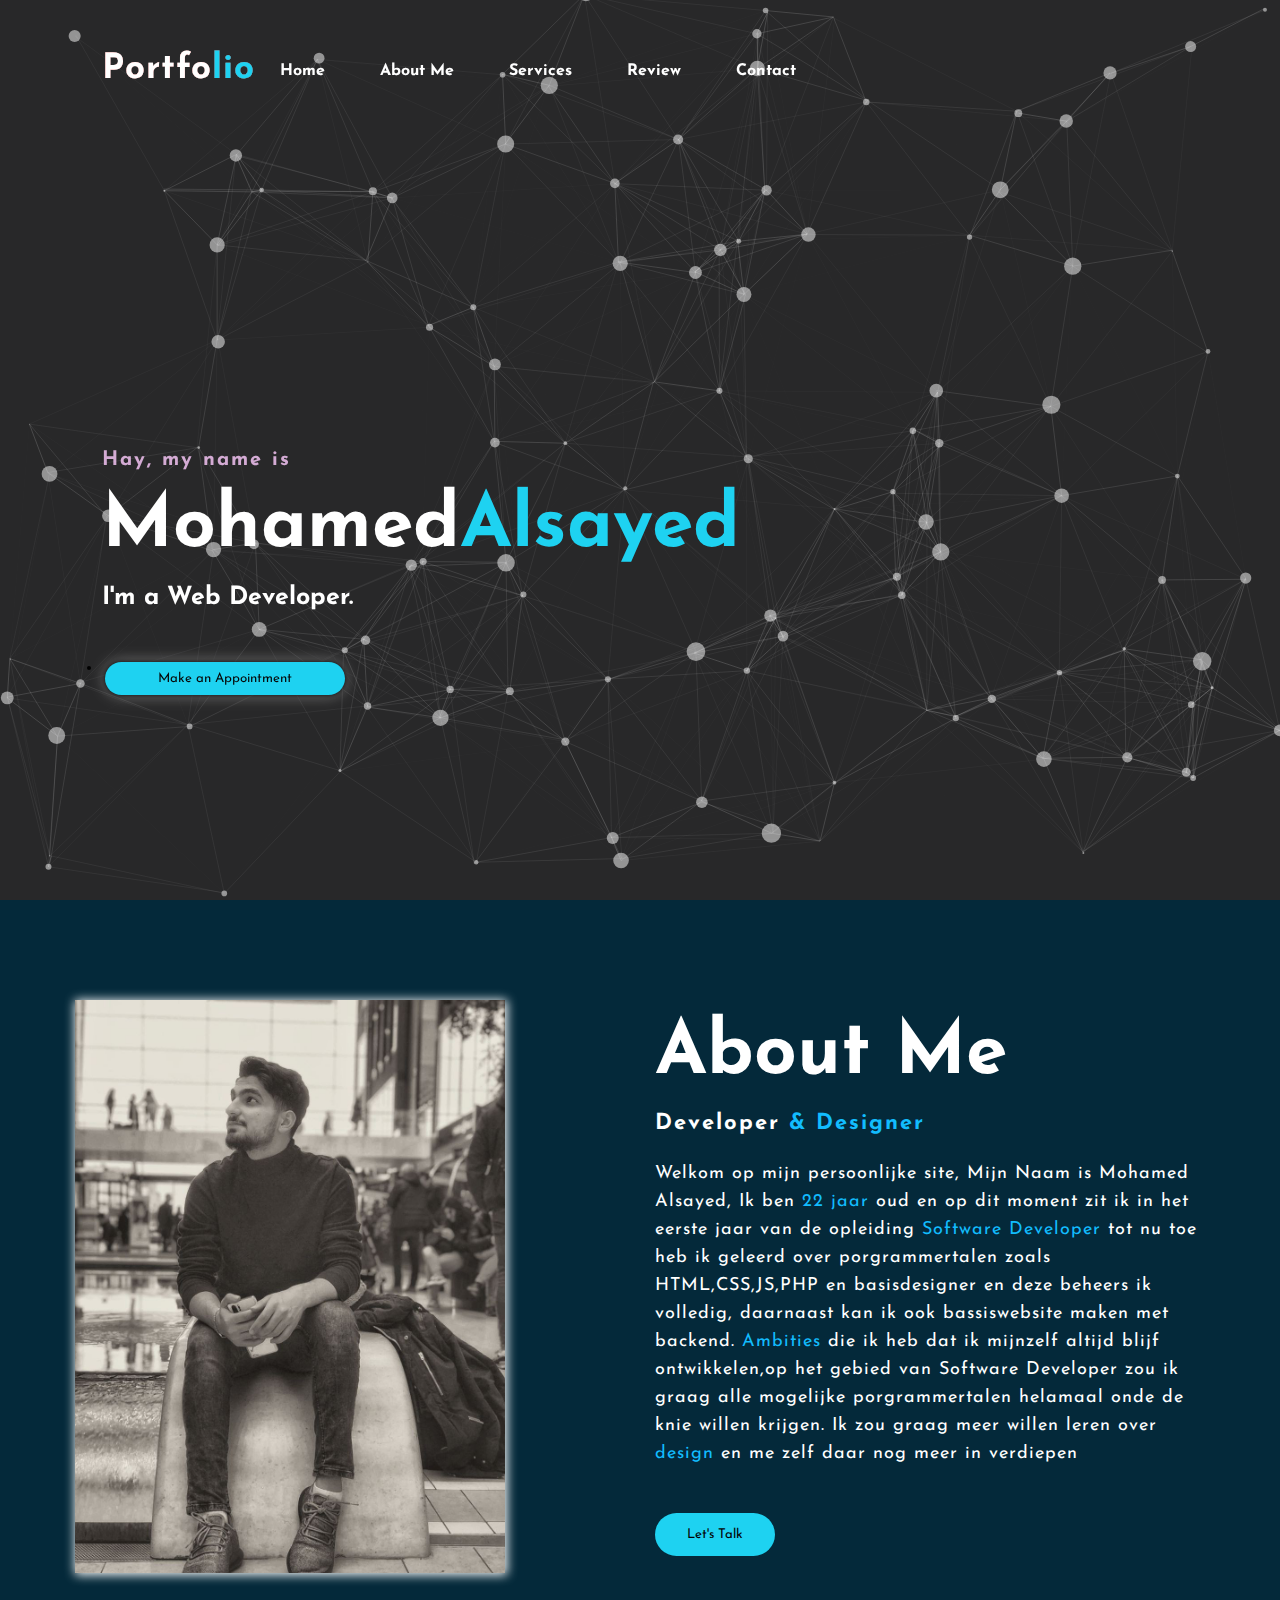
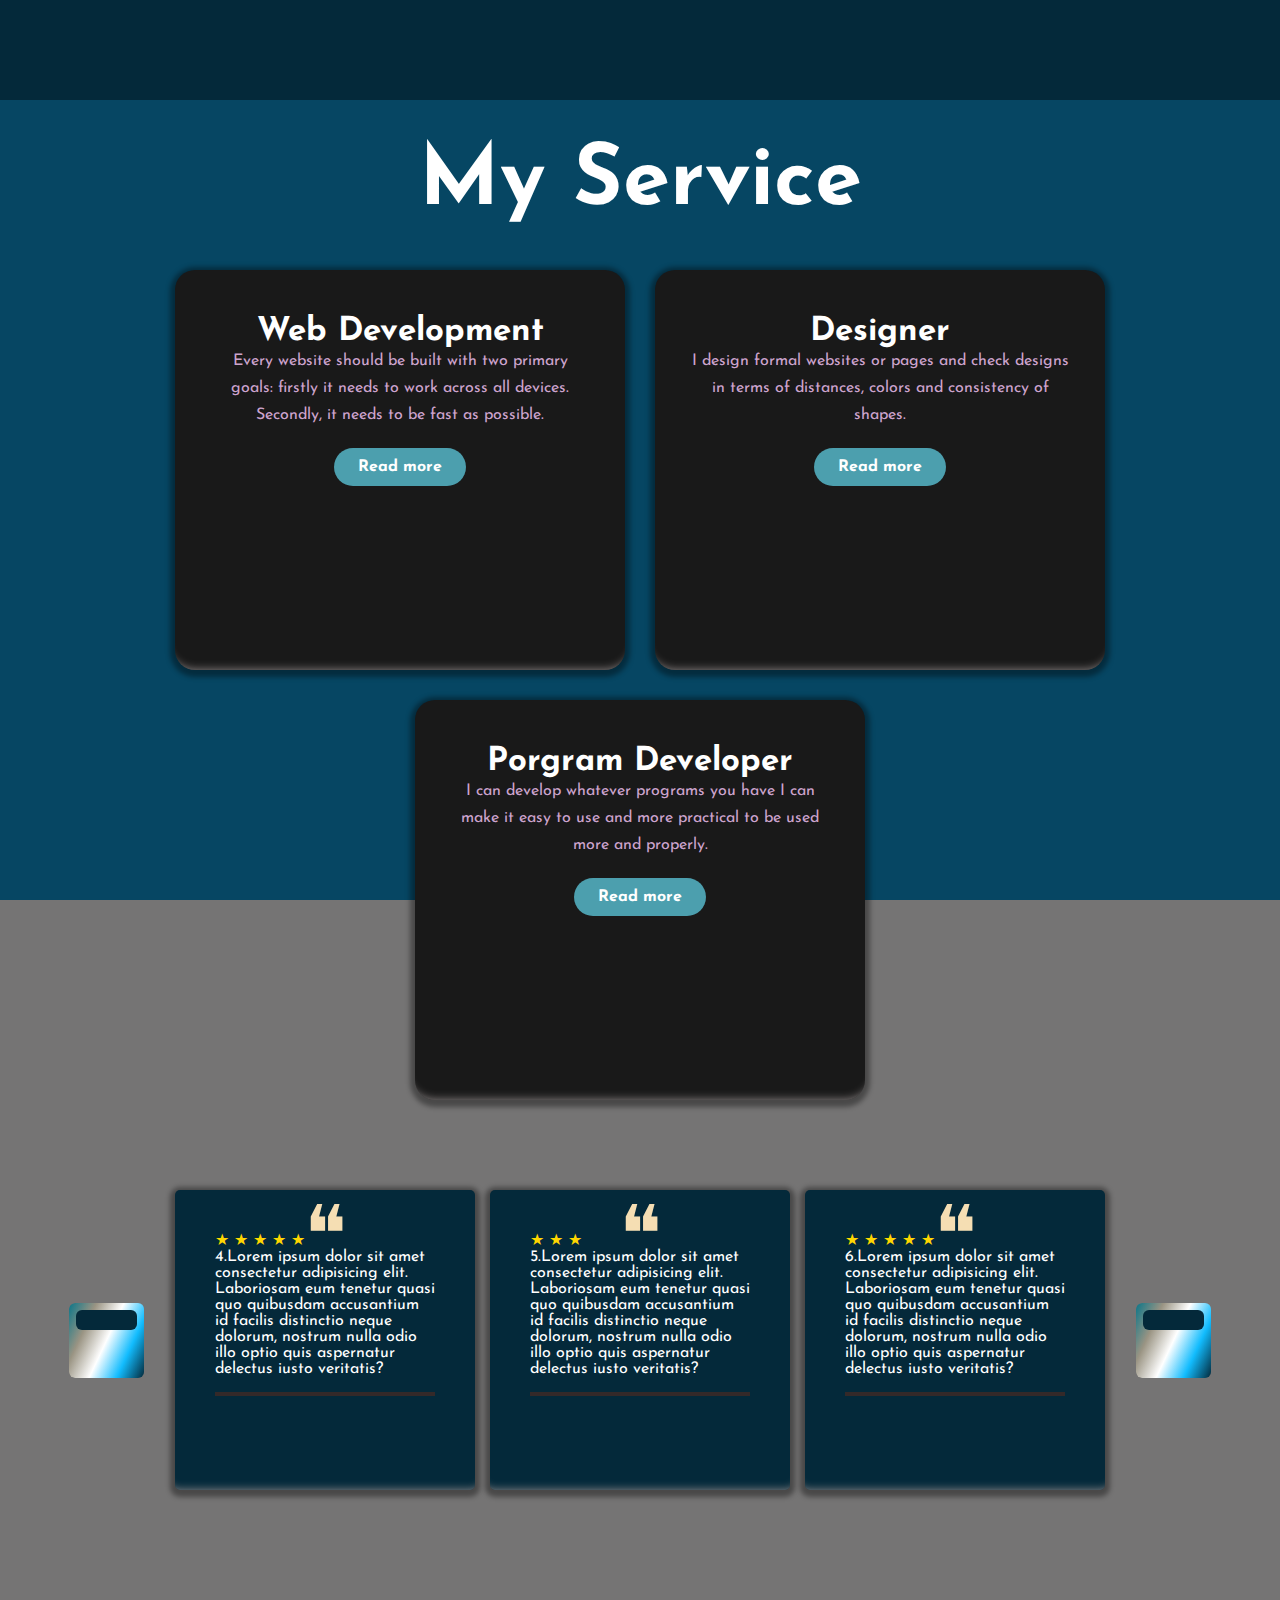
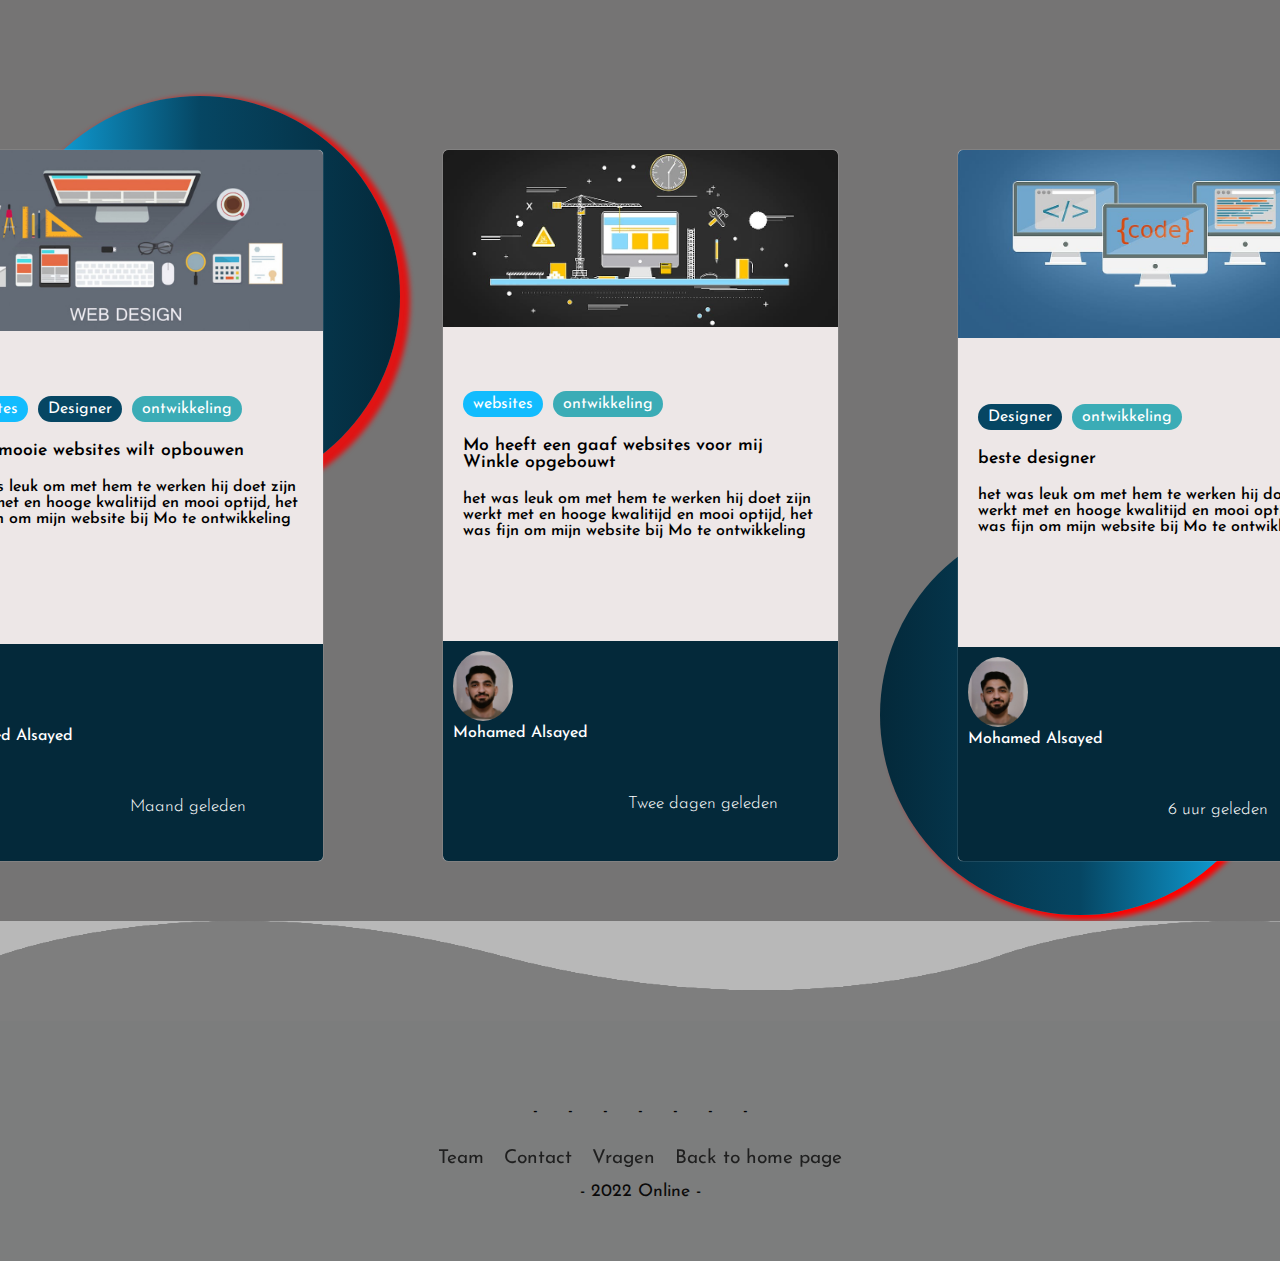
<file: index.html>
<!DOCTYPE html>
<html lang="nl">

<head>
    <meta charset="UTF-8">
    <meta http-equiv="X-UA-Compatible" content="IE=edge">
    <meta name="viewport" content="width=device-width, initial-scale=1.0">
    <title>Portofolio Mohamed Alsayed</title>
    <link rel="stylesheet" type="text/css" href="css/style.css">
    <script src="js/script.js" defer></script>
    <script src="js/text1speech.js" defer></script>


    <link rel="preconnect" href="https://fonts.gstatic.com">
    <link rel="stylesheet" href="https://cdnjs.cloudflare.com/ajax/libs/font-awesome/6.1.1/css/all.min.css"
        integrity="sha512-KfkfwYDsLkIlwQp6LFnl8zNdLGxu9YAA1QvwINks4PhcElQSvqcyVLLD9aMhXd13uQjoXtEKNosOWaZqXgel0g=="
        crossorigin="anonymous" referrerpolicy="no-referrer" />


</head>

<body>

    <!---Hero Article Start---->
    <article class="hero" id="particles-js">
        <script type="text/javascript" src="/js/particles.js"></script>
        <script type="text/javascript" src="/js/app.js"></script>
        <nav>
            <h2 class="logo">Portfo<span class="knop">lio</span></h2>
            <ul>
                <li><a href="#">Home</a></li>
                <li><a href="#about">About Me</a></li>
                <li><a href="#service">Services</a></li>
                <li><a href="#review">Review</a></li>
                <li><a href="#footer">Contact</a></li>
                <li class="menu--home"><a href="/menu/menu.html" class="fa-solid fa-bars"></a></li>
            </ul>
        </nav>
        <ul class="content">
            <h4>Hay, my name is</h4>
            <h1>Mohamed<span class="knop">Alsayed</span></h1>
            <h3>I'm a Web Developer.</h3>
            <li class="newslatter">
                <form action= "./php/index.php">
                    <input type="submit" name="make an Appointment" value="Make an Appointment"></a>
                </form>
            </li>
        </ul>
    </article>
    <!---About section start-->
    <section id="about" class="about">
        <ul class="main">
            <img src="img/foto2.jpg" alt="" srcset="">
            <ul class="about-text">
                <h2>About Me</h2>
                <h5>Developer <span class="knop2">& Designer</span></h5>
                <p> Welkom op mijn persoonlijke site,
                    Mijn Naam is Mohamed Alsayed, Ik ben <span class="knop2">22 jaar</span> oud en op dit moment 
                    zit ik in het eerste jaar van de opleiding <span class="knop2">Software Developer</span>
                    tot nu toe heb ik geleerd over porgrammertalen zoals HTML,CSS,JS,PHP en basisdesigner 
                    en deze beheers ik volledig, daarnaast kan ik ook bassiswebsite maken met backend.
                    <span class="knop2">Ambities</span> die ik heb dat ik mijnzelf altijd blijf ontwikkelen,op het gebied van Software
                    Developer zou ik graag alle mogelijke porgrammertalen helamaal onde de knie willen krijgen.
                    Ik zou graag meer willen leren over <span class="knop2">design</span> en me zelf daar nog meer in verdiepen
                    
                </p>
                <button class="talk" type="button">Let's Talk</button>
            </ul>
        </ul>
    </section>
    <!--service section start-->
    <ul id="service" class="service">
        <ul class="title">
            <h2>My Service</h2>
        </ul>
        <ul class="box">
            <ul class="card">
                <i class="fa-solid fa-chart-simple"></i>
                <h5>Web Development</h5>
                <ul class="pra">
                    <p>Every website should be built with two primary goals:
                        firstly it needs to work across all devices.
                        Secondly, it needs to be fast as possible.</p>

                    <p style="text-align: center;">
                        <a class="button" href="/service/web.html">Read more</a>
                    </p>
                </ul>
            </ul>
            <ul class="card">
                <i class="fa-solid fa-user"></i>
                <h5>Designer</h5>
                <ul class="pra">
                    <p>I design formal websites or pages and check designs in terms
                        of distances, colors and consistency of shapes.</p>

                    <p style="text-align: center;">
                        <a class="button" href="/service/designer.html">Read more</a>
                    </p>
                </ul>
            </ul>
            <ul class="card">
                <i class="fa-solid fa-bell"></i>
                <h5>Porgram Developer</h5>
                <ul class="pra">
                    <p>I can develop whatever programs you have I can make
                        it easy to use and more practical to be used more and properly.</p>

                    <p style="text-align: center;">
                        <a class="button" href="/service/programs.html">Read more</a>
                    </p>
                </ul>
            </ul>

        </ul>
    </ul>

    <!------REVIEW Start------->
    <h2 id="review" class="review--titel">Review</h2>
    <section class="section section--third">
        <a href="#reviews" class="arrow">
            <span class="rgb"><i class="fa-solid fa-circle-chevron-left"></i></span></a>
        <ui class="reviews">
            <li class="review">
                <figure class="quote">
                    &#10077;
                </figure>
                <section class="stars">
                    &#9733;
                    &#9733;
                    &#9733;
                </section>
                <p>Lorem ipsum dolor sit amet consectetur adipisicing elit.
                    Debitis voluptate consequuntur tempora cumque eaque obcaecati
                    porro! Deleniti, inventore adipisci quis veritatis mollitia possimus voluptate
                    et perferendis quaerat molesti.
                </p>
            </li>
            <li class="review">
                <figure class="quote">
                    &#10077;
                </figure>
                <section class="stars">
                    &#9733;
                    &#9733;
                    &#9733;
                    &#9733;
                </section>
                <p>2.Lorem ipsum dolor sit amet consectetur adipisicing elit. Laboriosam eum
                    tenetur quasi quo quibusdam accusantium id facilis distinctio neque dolorum,
                    nostrum nulla odio illo optio quis aspernatur delectus iusto veritatis?
                </p>
            </li>
            <li class="review">
                <figure class="quote">
                    &#10077;
                </figure>
                <section class="stars">
                    &#9733;
                    &#9733;
                    &#9733;
                    &#9733;
                </section>
                <p>3.Lorem ipsum dolor sit amet consectetur adipisicing elit. Laboriosam eum
                    tenetur quasi quo quibusdam accusantium id facilis distinctio neque dolorum,
                    nostrum nulla odio illo optio quis aspernatur delectus iusto veritatis?
                </p>
            </li>
            <li class="review">
                <figure class="quote">
                    &#10077;
                </figure>
                <section class="stars">
                    &#9733;
                    &#9733;
                    &#9733;
                    &#9733;
                    &#9733;
                </section>
                <p>4.Lorem ipsum dolor sit amet consectetur adipisicing elit. Laboriosam eum
                    tenetur quasi quo quibusdam accusantium id facilis distinctio neque dolorum,
                    nostrum nulla odio illo optio quis aspernatur delectus iusto veritatis?
                </p>
            </li>
            <li class="review">
                <figure class="quote">
                    &#10077;
                </figure>
                <section class="stars">
                    &#9733;
                    &#9733;
                    &#9733;
                </section>
                <p>5.Lorem ipsum dolor sit amet consectetur adipisicing elit. Laboriosam eum
                    tenetur quasi quo quibusdam accusantium id facilis distinctio neque dolorum,
                    nostrum nulla odio illo optio quis aspernatur delectus iusto veritatis?
                </p>
            </li>
            <li class="review">
                <figure class="quote">
                    &#10077;
                </figure>
                <section class="stars">
                    &#9733;
                    &#9733;
                    &#9733;
                    &#9733;
                    &#9733;
                </section>
                <p>6.Lorem ipsum dolor sit amet consectetur adipisicing elit. Laboriosam eum
                    tenetur quasi quo quibusdam accusantium id facilis distinctio neque dolorum,
                    nostrum nulla odio illo optio quis aspernatur delectus iusto veritatis?
                </p>
            </li>
        </ui>
        <a href="#reviews" class="arrow">
            <span class="rgb"><i class="fa-solid fa-circle-chevron-right"></i></i></span></i>
        </a>
    </section>





    <!------Kaartje------->

    <section class="card--review--body">
        <Figure class="circle circle--first"></Figure>
        <Figure class="circle circle--second"></Figure>
        <article class="card--review">
            <figure class="card--figure">
                <img src="/img/foto6.jpeg" alt="web desiner">
            </figure>
            <section class="card--body">
                <ul class="card--categoriers">
                    <li class="card--category card--category--websites">websites</li>
                    <li class="card--category card--category--Designer">Designer</li>
                    <li class="card--category card--category--ontwikkeling">ontwikkeling</li>
                </ul>
                <header>
                    <h2 class="card--heading">Als je mooie websites wilt opbouwen</h2>
                </header>
                <p class="card--p">
                    het was leuk om met hem te werken hij doet zijn werkt met en hooge kwalitijd
                    en mooi optijd, het was fijn om mijn website bij Mo te ontwikkeling
                </p>
            </section>
            <footer class="card--footer--bloken">
                <img class="card--pf" src="/img/me.jpg" alt="">
                <div class="name--uren--footer--bloken">
                    <h3>Mohamed Alsayed</h3>
                    <p>Maand geleden</p>
                </div>

            </footer>
        </article>
        <article class="card--review">
            <figure class="card--figure">
                <img src="/img/foto7.jpg" alt="web desiner">
            </figure>
            <section class="card--body">
                <ul class="card--categoriers">
                    <li class="card--category card--category--websites">websites</li>
                    <li class="card--category card--category--ontwikkeling">ontwikkeling</li>
                </ul>
                <header>
                    <h2 class="card--heading">Mo heeft een gaaf websites voor mij Winkle opgebouwt</h2>
                </header>
                <p class="card--p">
                    het was leuk om met hem te werken hij doet zijn werkt met en hooge kwalitijd
                    en mooi optijd, het was fijn om mijn website bij Mo te ontwikkeling
                </p>
            </section>
            <footer class="card--footer--bloken">
                <img class="card--pf" src="/img/me.jpg" alt="">
                <div class="name--uren--footer--bloken">
                    <h3>Mohamed Alsayed</h3>
                    <p>Twee dagen geleden</p>
                </div>
            </footer>
        </article>
        <article class="card--review">
            <figure class="card--figure">
                <img src="/img/foto8.jpg" alt="web desiner">
            </figure>
            <section class="card--body">
                <ul class="card--categoriers">
                    <li class="card--category card--category--Designer">Designer</li>
                    <li class="card--category card--category--ontwikkeling">ontwikkeling</li>
                </ul>
                <header>
                    <h2 class="card--heading">beste designer </h2>
                </header>
                <p class="card--p">
                    het was leuk om met hem te werken hij doet zijn werkt met en hooge kwalitijd
                    en mooi optijd, het was fijn om mijn website bij Mo te ontwikkeling
                </p>
            </section>
            <footer class="card--footer--bloken">
                <img class="card--pf" src="/img/me.jpg" alt="">
                <div class="name--uren--footer--bloken">
                    <h3>Mohamed Alsayed</h3>
                    <p>6 uur geleden</p>
                </div>

            </footer>
        </article>
    </section>
    <!---Footer Start---->
    <footer class="pageFooter">
        <div class="waves">
            <div class="wave" id="wave1"></div>
            <div class="wave" id="wave2"></div>
            <div class="wave" id="wave3"></div>
            <div class="wave" id="wave4"></div>
        </div> 
        <ul class="social-icons">
            <li>
                <a href="https://www.facebook.com/profile.php?id=100009823306070" style="color: rgb(54, 51, 51);">
                    <i class="fab fa-facebook"></i></a>
                -
                <a href="#" style="color: rgb(54, 51, 51);">
                    <i class="fab fa-whatsapp"></i></a>
                -
                <a href="#" style="color: rgb(54, 51, 51);">
                    <i class="fab fa-instagram"></i></a>
                -
                <a href="https://twitter.com/MohamedBe78" style="color: rgb(54, 51, 51);">
                    <i class="fab fa-twitter"></i></a>
                -
                <a href="#" style="color: rgb(54, 51, 51);">
                    <i class="fab fa-snapchat"></i></a>
                -
                <a href="https://github.com/AlsayedMo" style="color: rgb(54, 51, 51);">
                    <i class="fab fa-github"></i></a>
                -
                <a href="https://www.linkedin.com/in/mohamed-alsayed-133a8923a/" style="color: rgb(54, 51, 51);">
                    <i class="fab fa-linkedin-in"></i></a>
                -
                <a href="https://discord.com/channels/@me" style="color: rgb(54, 51, 51)">
                    <i class="fab fa-discord"></i></a>
            </li>
        </ul>
        <ul class="footer--menu">
            <li><a href="">Team</a></li>
            <li><a href="">Contact</a></li>
            <li><a href="">Vragen</a></li>
            <li><a href="">Back to home page</a></li>
        </ul>
        <p> - 2022 Online -  </p>
    </footer>
</body>

</html>
</file>
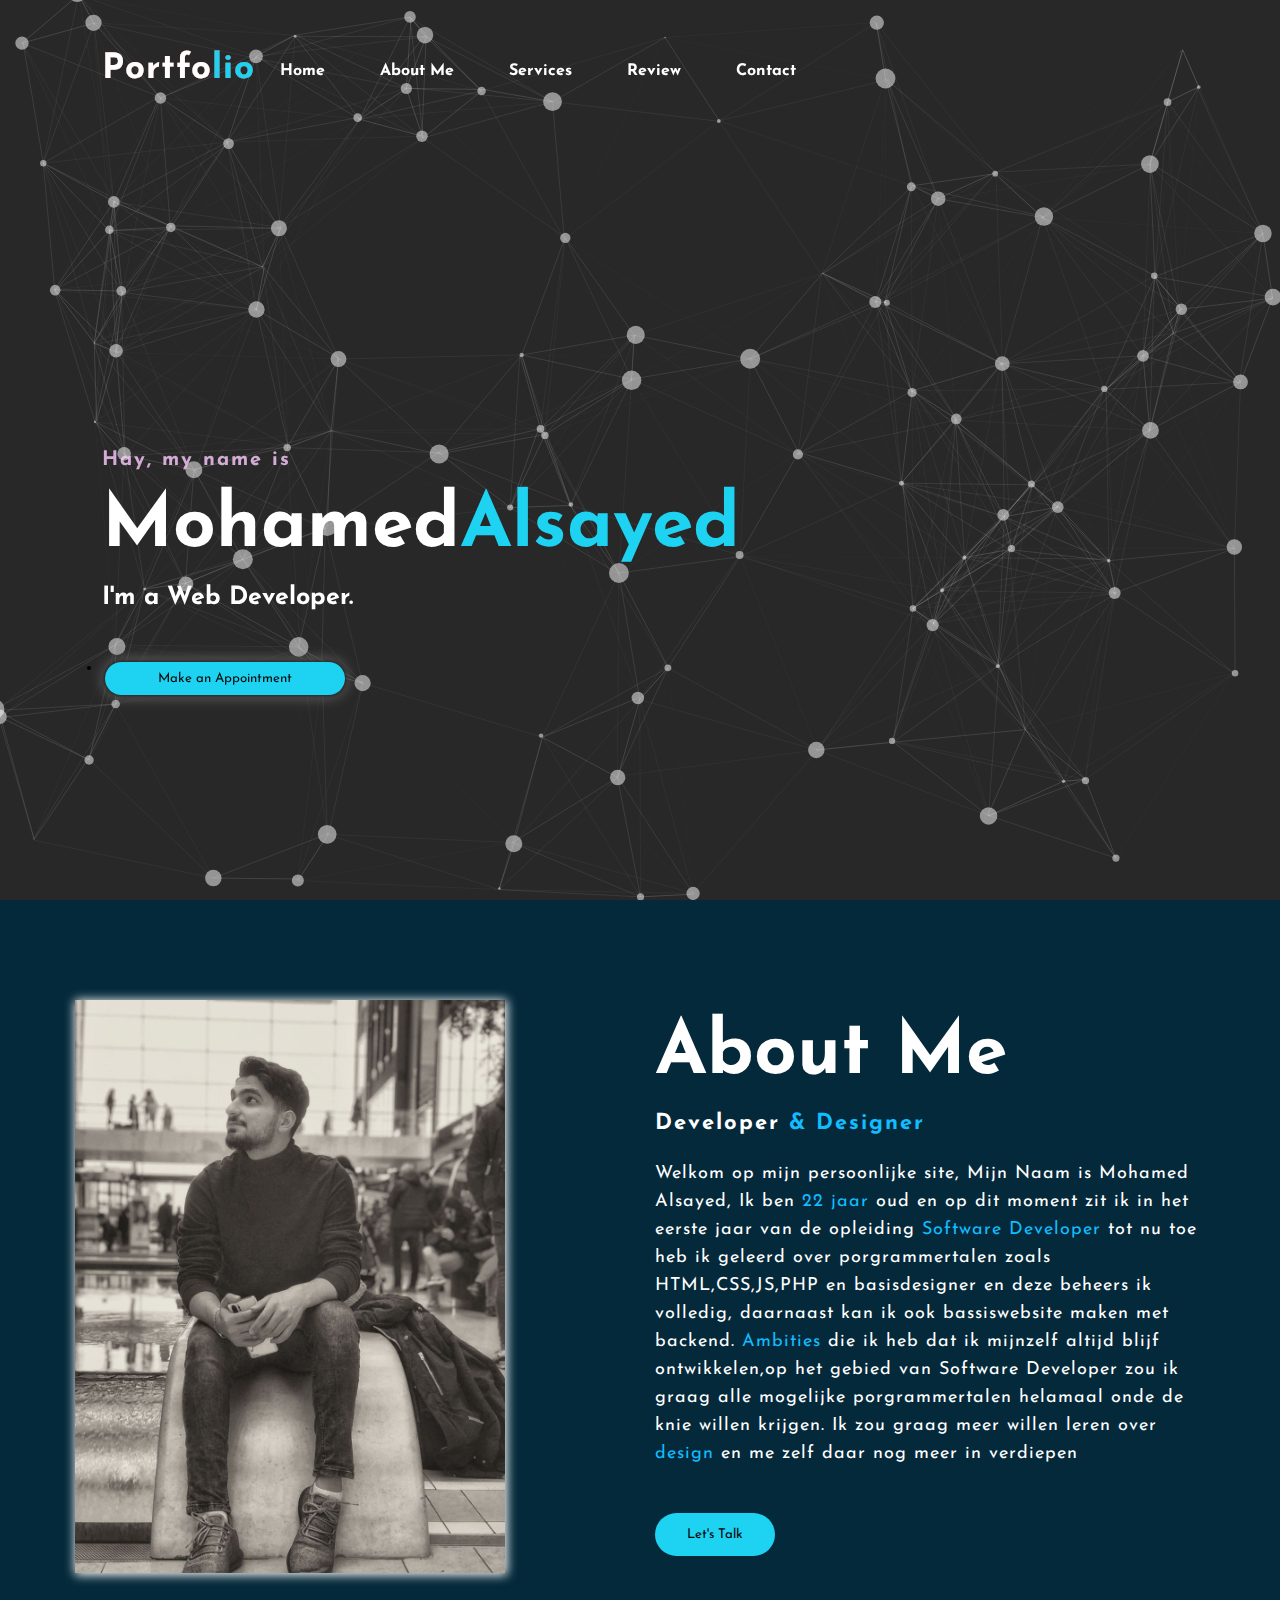
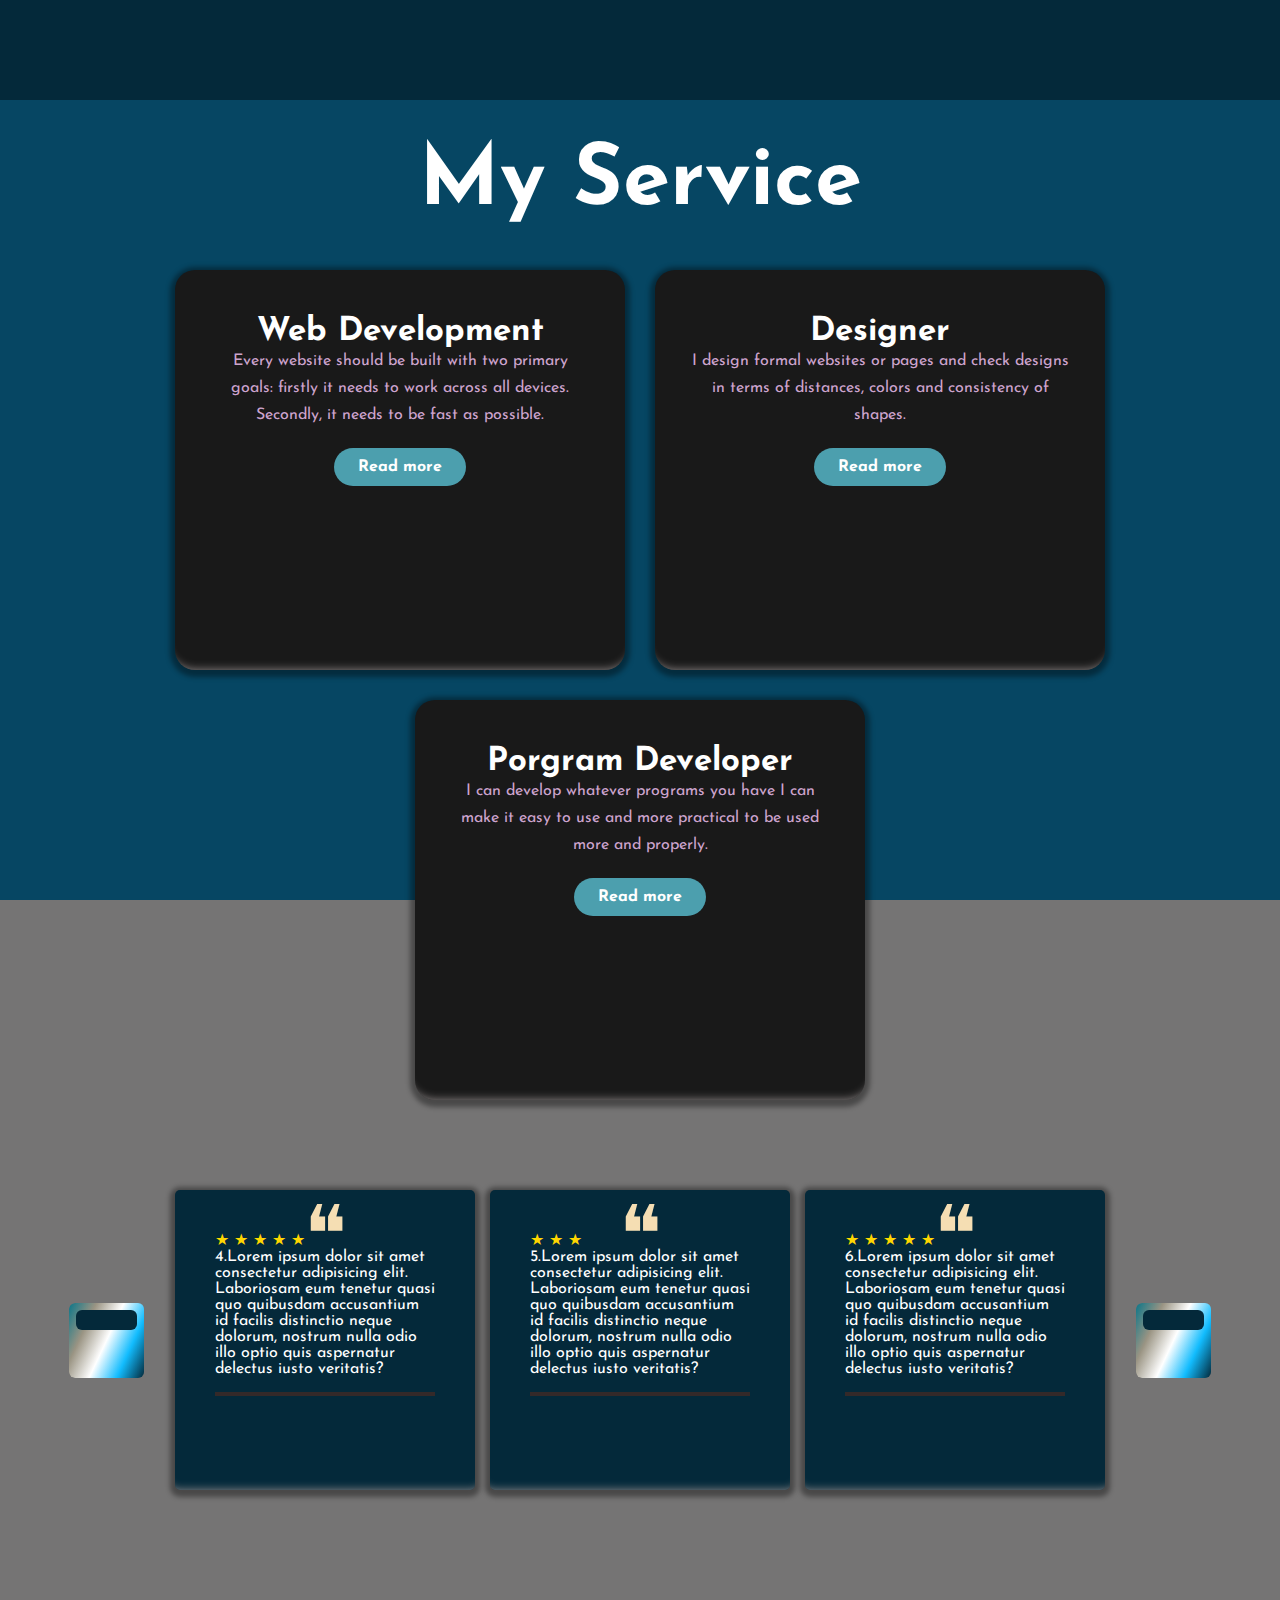
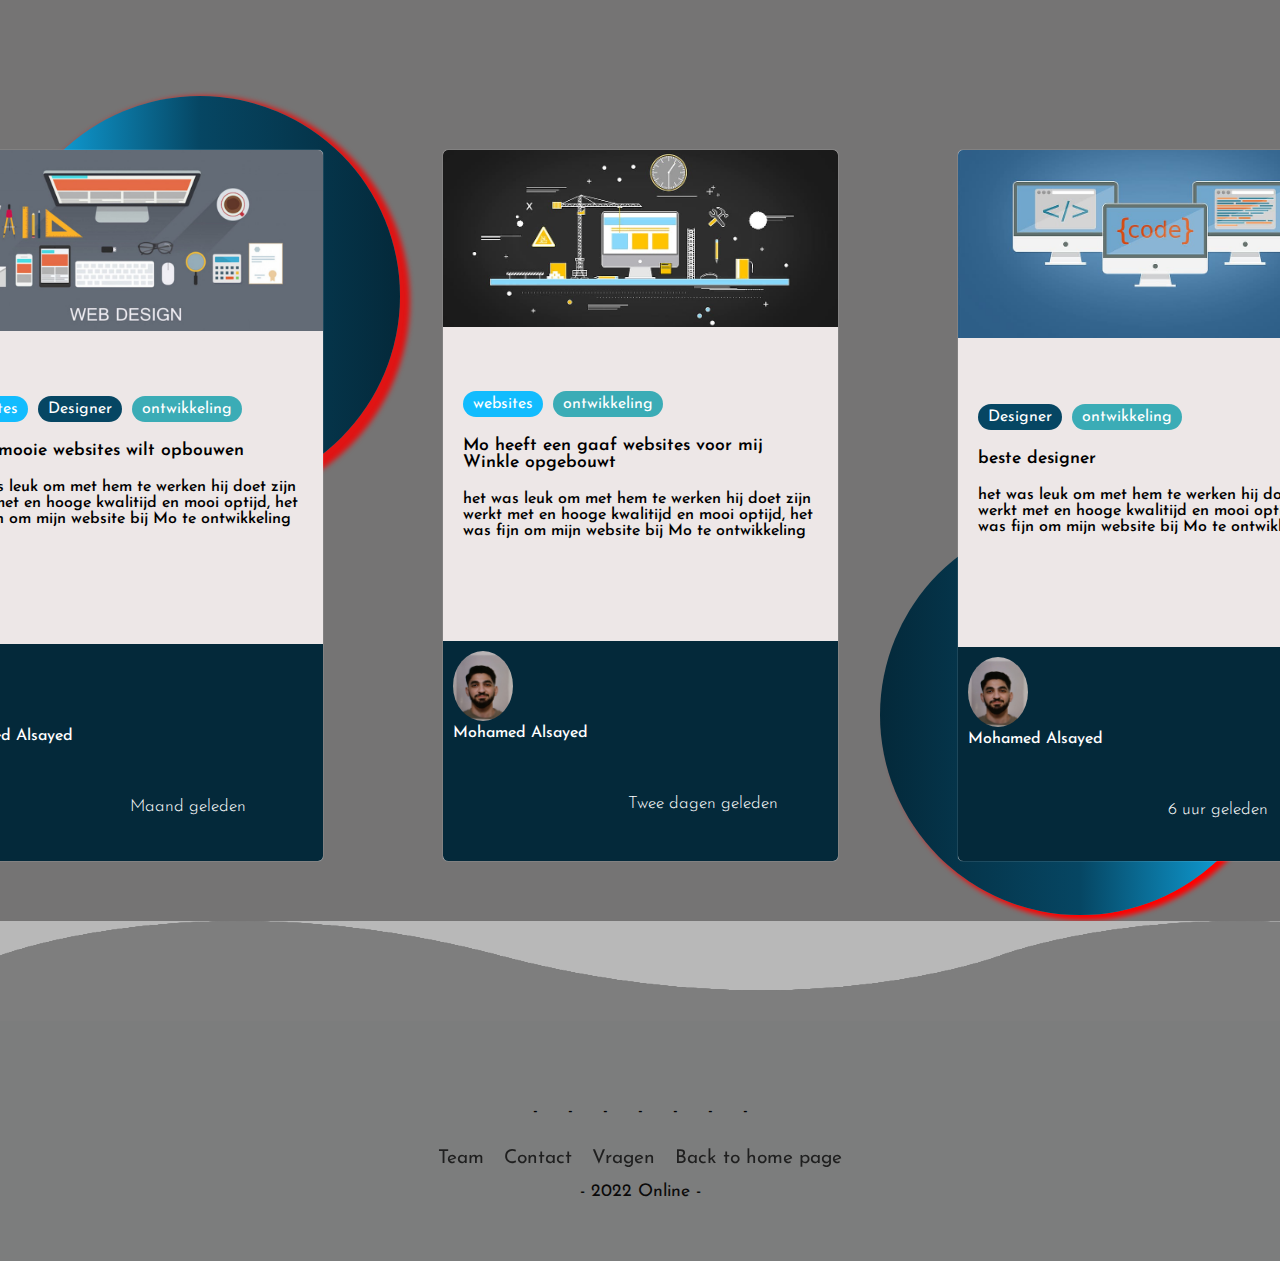
<file: website2/index.html>
<!DOCTYPE html>
<html lang="nl">

<head>
    <meta charset="UTF-8">
    <meta http-equiv="X-UA-Compatible" content="IE=edge">
    <meta name="viewport" content="width=device-width, initial-scale=1.0">
    <title>Portofolio Mohamed Alsayed</title>
    <link rel="stylesheet" type="text/css" href="css/style.css">
    <script src="js/script.js" defer></script>
    <script src="js/text1speech.js" defer></script>


    <link rel="preconnect" href="https://fonts.gstatic.com">
    <link rel="stylesheet" href="https://cdnjs.cloudflare.com/ajax/libs/font-awesome/6.1.1/css/all.min.css"
        integrity="sha512-KfkfwYDsLkIlwQp6LFnl8zNdLGxu9YAA1QvwINks4PhcElQSvqcyVLLD9aMhXd13uQjoXtEKNosOWaZqXgel0g=="
        crossorigin="anonymous" referrerpolicy="no-referrer" />


</head>

<body>

    <!---Hero Article Start---->
    <article class="hero" id="particles-js">
        <script type="text/javascript" src="/js/particles.js"></script>
        <script type="text/javascript" src="/js/app.js"></script>
        <nav>
            <h2 class="logo">Portfo<span class="knop">lio</span></h2>
            <ul>
                <li><a href="#">Home</a></li>
                <li><a href="#about">About Me</a></li>
                <li><a href="#service">Services</a></li>
                <li><a href="#review">Review</a></li>
                <li><a href="#footer">Contact</a></li>
                <li class="menu--home"><a href="/menu/menu.html" class="fa-solid fa-bars"></a></li>
            </ul>
        </nav>
        <ul class="content">
            <h4>Hay, my name is</h4>
            <h1>Mohamed<span class="knop">Alsayed</span></h1>
            <h3>I'm a Web Developer.</h3>
            <li class="newslatter">
                <form action= "./php/index.php">
                    <input type="submit" name="make an Appointment" value="Make an Appointment"></a>
                </form>
            </li>
        </ul>
    </article>
    <!---About section start-->
    <section id="about" class="about">
        <ul class="main">
            <img src="img/foto2.jpg" alt="" srcset="">
            <ul class="about-text">
                <h2>About Me</h2>
                <h5>Developer <span class="knop2">& Designer</span></h5>
                <p> Welkom op mijn persoonlijke site,
                    Mijn Naam is Mohamed Alsayed, Ik ben <span class="knop2">22 jaar</span> oud en op dit moment 
                    zit ik in het eerste jaar van de opleiding <span class="knop2">Software Developer</span>
                    tot nu toe heb ik geleerd over porgrammertalen zoals HTML,CSS,JS,PHP en basisdesigner 
                    en deze beheers ik volledig, daarnaast kan ik ook bassiswebsite maken met backend.
                    <span class="knop2">Ambities</span> die ik heb dat ik mijnzelf altijd blijf ontwikkelen,op het gebied van Software
                    Developer zou ik graag alle mogelijke porgrammertalen helamaal onde de knie willen krijgen.
                    Ik zou graag meer willen leren over <span class="knop2">design</span> en me zelf daar nog meer in verdiepen
                    
                </p>
                <button class="talk" type="button">Let's Talk</button>
            </ul>
        </ul>
    </section>
    <!--service section start-->
    <ul id="service" class="service">
        <ul class="title">
            <h2>My Service</h2>
        </ul>
        <ul class="box">
            <ul class="card">
                <i class="fa-solid fa-chart-simple"></i>
                <h5>Web Development</h5>
                <ul class="pra">
                    <p>Every website should be built with two primary goals:
                        firstly it needs to work across all devices.
                        Secondly, it needs to be fast as possible.</p>

                    <p style="text-align: center;">
                        <a class="button" href="/service/web.html">Read more</a>
                    </p>
                </ul>
            </ul>
            <ul class="card">
                <i class="fa-solid fa-user"></i>
                <h5>Designer</h5>
                <ul class="pra">
                    <p>I design formal websites or pages and check designs in terms
                        of distances, colors and consistency of shapes.</p>

                    <p style="text-align: center;">
                        <a class="button" href="/service/designer.html">Read more</a>
                    </p>
                </ul>
            </ul>
            <ul class="card">
                <i class="fa-solid fa-bell"></i>
                <h5>Porgram Developer</h5>
                <ul class="pra">
                    <p>I can develop whatever programs you have I can make
                        it easy to use and more practical to be used more and properly.</p>

                    <p style="text-align: center;">
                        <a class="button" href="/service/programs.html">Read more</a>
                    </p>
                </ul>
            </ul>

        </ul>
    </ul>

    <!------REVIEW Start------->
    <h2 id="review" class="review--titel">Review</h2>
    <section class="section section--third">
        <a href="#reviews" class="arrow">
            <span class="rgb"><i class="fa-solid fa-circle-chevron-left"></i></span></a>
        <ui class="reviews">
            <li class="review">
                <figure class="quote">
                    &#10077;
                </figure>
                <section class="stars">
                    &#9733;
                    &#9733;
                    &#9733;
                </section>
                <p>Lorem ipsum dolor sit amet consectetur adipisicing elit.
                    Debitis voluptate consequuntur tempora cumque eaque obcaecati
                    porro! Deleniti, inventore adipisci quis veritatis mollitia possimus voluptate
                    et perferendis quaerat molesti.
                </p>
            </li>
            <li class="review">
                <figure class="quote">
                    &#10077;
                </figure>
                <section class="stars">
                    &#9733;
                    &#9733;
                    &#9733;
                    &#9733;
                </section>
                <p>2.Lorem ipsum dolor sit amet consectetur adipisicing elit. Laboriosam eum
                    tenetur quasi quo quibusdam accusantium id facilis distinctio neque dolorum,
                    nostrum nulla odio illo optio quis aspernatur delectus iusto veritatis?
                </p>
            </li>
            <li class="review">
                <figure class="quote">
                    &#10077;
                </figure>
                <section class="stars">
                    &#9733;
                    &#9733;
                    &#9733;
                    &#9733;
                </section>
                <p>3.Lorem ipsum dolor sit amet consectetur adipisicing elit. Laboriosam eum
                    tenetur quasi quo quibusdam accusantium id facilis distinctio neque dolorum,
                    nostrum nulla odio illo optio quis aspernatur delectus iusto veritatis?
                </p>
            </li>
            <li class="review">
                <figure class="quote">
                    &#10077;
                </figure>
                <section class="stars">
                    &#9733;
                    &#9733;
                    &#9733;
                    &#9733;
                    &#9733;
                </section>
                <p>4.Lorem ipsum dolor sit amet consectetur adipisicing elit. Laboriosam eum
                    tenetur quasi quo quibusdam accusantium id facilis distinctio neque dolorum,
                    nostrum nulla odio illo optio quis aspernatur delectus iusto veritatis?
                </p>
            </li>
            <li class="review">
                <figure class="quote">
                    &#10077;
                </figure>
                <section class="stars">
                    &#9733;
                    &#9733;
                    &#9733;
                </section>
                <p>5.Lorem ipsum dolor sit amet consectetur adipisicing elit. Laboriosam eum
                    tenetur quasi quo quibusdam accusantium id facilis distinctio neque dolorum,
                    nostrum nulla odio illo optio quis aspernatur delectus iusto veritatis?
                </p>
            </li>
            <li class="review">
                <figure class="quote">
                    &#10077;
                </figure>
                <section class="stars">
                    &#9733;
                    &#9733;
                    &#9733;
                    &#9733;
                    &#9733;
                </section>
                <p>6.Lorem ipsum dolor sit amet consectetur adipisicing elit. Laboriosam eum
                    tenetur quasi quo quibusdam accusantium id facilis distinctio neque dolorum,
                    nostrum nulla odio illo optio quis aspernatur delectus iusto veritatis?
                </p>
            </li>
        </ui>
        <a href="#reviews" class="arrow">
            <span class="rgb"><i class="fa-solid fa-circle-chevron-right"></i></i></span></i>
        </a>
    </section>





    <!------Kaartje------->

    <section class="card--review--body">
        <Figure class="circle circle--first"></Figure>
        <Figure class="circle circle--second"></Figure>
        <article class="card--review">
            <figure class="card--figure">
                <img src="/img/foto6.jpeg" alt="web desiner">
            </figure>
            <section class="card--body">
                <ul class="card--categoriers">
                    <li class="card--category card--category--websites">websites</li>
                    <li class="card--category card--category--Designer">Designer</li>
                    <li class="card--category card--category--ontwikkeling">ontwikkeling</li>
                </ul>
                <header>
                    <h2 class="card--heading">Als je mooie websites wilt opbouwen</h2>
                </header>
                <p class="card--p">
                    het was leuk om met hem te werken hij doet zijn werkt met en hooge kwalitijd
                    en mooi optijd, het was fijn om mijn website bij Mo te ontwikkeling
                </p>
            </section>
            <footer class="card--footer--bloken">
                <img class="card--pf" src="/img/me.jpg" alt="">
                <div class="name--uren--footer--bloken">
                    <h3>Mohamed Alsayed</h3>
                    <p>Maand geleden</p>
                </div>

            </footer>
        </article>
        <article class="card--review">
            <figure class="card--figure">
                <img src="/img/foto7.jpg" alt="web desiner">
            </figure>
            <section class="card--body">
                <ul class="card--categoriers">
                    <li class="card--category card--category--websites">websites</li>
                    <li class="card--category card--category--ontwikkeling">ontwikkeling</li>
                </ul>
                <header>
                    <h2 class="card--heading">Mo heeft een gaaf websites voor mij Winkle opgebouwt</h2>
                </header>
                <p class="card--p">
                    het was leuk om met hem te werken hij doet zijn werkt met en hooge kwalitijd
                    en mooi optijd, het was fijn om mijn website bij Mo te ontwikkeling
                </p>
            </section>
            <footer class="card--footer--bloken">
                <img class="card--pf" src="/img/me.jpg" alt="">
                <div class="name--uren--footer--bloken">
                    <h3>Mohamed Alsayed</h3>
                    <p>Twee dagen geleden</p>
                </div>
            </footer>
        </article>
        <article class="card--review">
            <figure class="card--figure">
                <img src="/img/foto8.jpg" alt="web desiner">
            </figure>
            <section class="card--body">
                <ul class="card--categoriers">
                    <li class="card--category card--category--Designer">Designer</li>
                    <li class="card--category card--category--ontwikkeling">ontwikkeling</li>
                </ul>
                <header>
                    <h2 class="card--heading">beste designer </h2>
                </header>
                <p class="card--p">
                    het was leuk om met hem te werken hij doet zijn werkt met en hooge kwalitijd
                    en mooi optijd, het was fijn om mijn website bij Mo te ontwikkeling
                </p>
            </section>
            <footer class="card--footer--bloken">
                <img class="card--pf" src="/img/me.jpg" alt="">
                <div class="name--uren--footer--bloken">
                    <h3>Mohamed Alsayed</h3>
                    <p>6 uur geleden</p>
                </div>

            </footer>
        </article>
    </section>
    <!---Footer Start---->
    <footer class="pageFooter">
        <div class="waves">
            <div class="wave" id="wave1"></div>
            <div class="wave" id="wave2"></div>
            <div class="wave" id="wave3"></div>
            <div class="wave" id="wave4"></div>
        </div> 
        <ul class="social-icons">
            <li>
                <a href="https://www.facebook.com/profile.php?id=100009823306070" style="color: rgb(54, 51, 51);">
                    <i class="fab fa-facebook"></i></a>
                -
                <a href="#" style="color: rgb(54, 51, 51);">
                    <i class="fab fa-whatsapp"></i></a>
                -
                <a href="#" style="color: rgb(54, 51, 51);">
                    <i class="fab fa-instagram"></i></a>
                -
                <a href="https://twitter.com/MohamedBe78" style="color: rgb(54, 51, 51);">
                    <i class="fab fa-twitter"></i></a>
                -
                <a href="#" style="color: rgb(54, 51, 51);">
                    <i class="fab fa-snapchat"></i></a>
                -
                <a href="https://github.com/AlsayedMo" style="color: rgb(54, 51, 51);">
                    <i class="fab fa-github"></i></a>
                -
                <a href="https://www.linkedin.com/in/mohamed-alsayed-133a8923a/" style="color: rgb(54, 51, 51);">
                    <i class="fab fa-linkedin-in"></i></a>
                -
                <a href="https://discord.com/channels/@me" style="color: rgb(54, 51, 51)">
                    <i class="fab fa-discord"></i></a>
            </li>
        </ul>
        <ul class="footer--menu">
            <li><a href="">Team</a></li>
            <li><a href="">Contact</a></li>
            <li><a href="">Vragen</a></li>
            <li><a href="">Back to home page</a></li>
        </ul>
        <p> - 2022 Online -  </p>
    </footer>
</body>

</html>
</file>
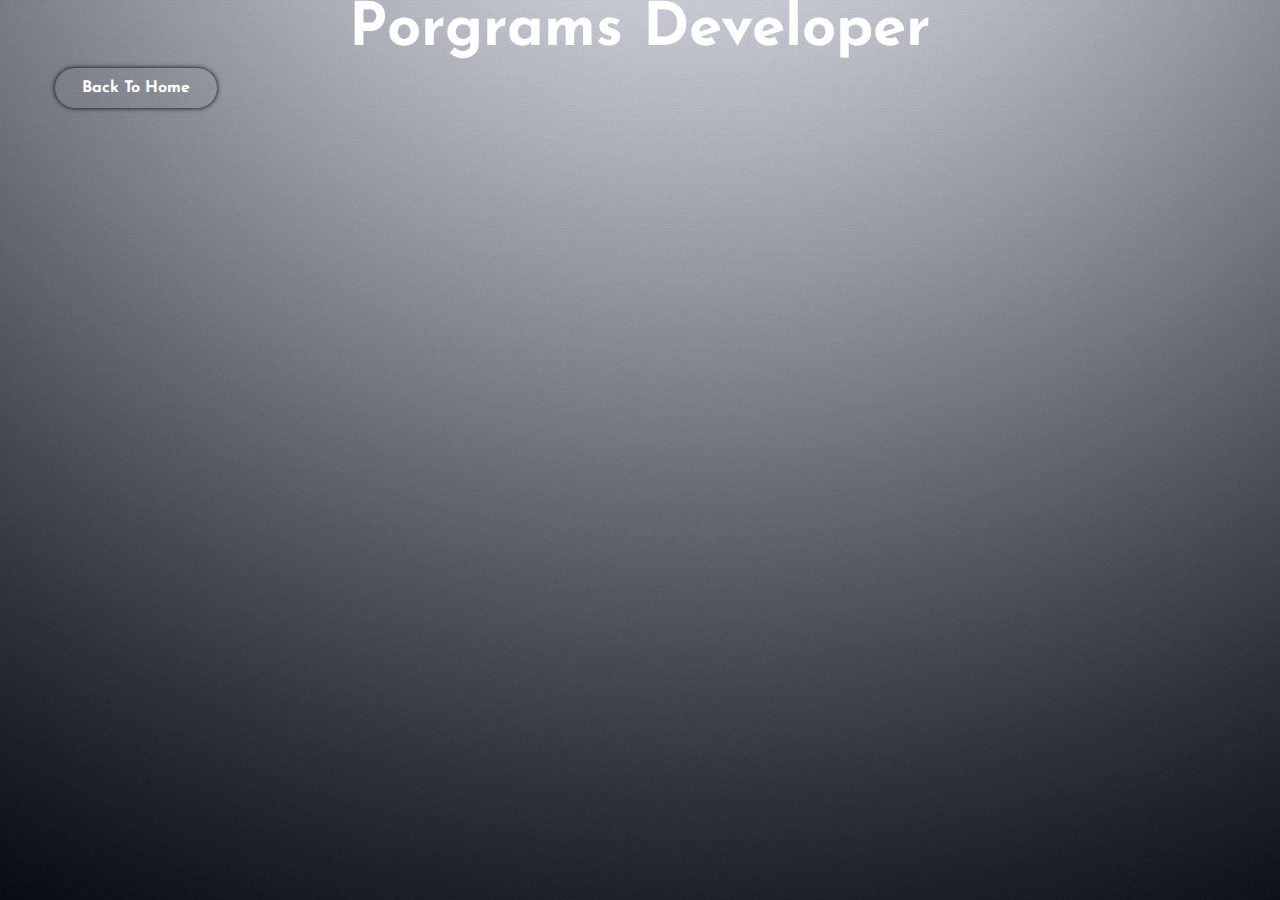
<file: service/programs.html>
<!DOCTYPE html>
<html lang="en">

<head>
    <meta charset="UTF-8">
    <meta http-equiv="X-UA-Compatible" content="IE=edge">
    <meta name="viewport" content="width=device-width, initial-scale=1.0">
    <title>Programs Developer</title>
    <link rel="stylesheet" href="/servicestyle/styleporgrams.css">

    <link rel="preconnect" href="https://fonts.gstatic.com">
    <link rel="stylesheet" href="https://cdnjs.cloudflare.com/ajax/libs/font-awesome/6.1.1/css/all.min.css"
        integrity="sha512-KfkfwYDsLkIlwQp6LFnl8zNdLGxu9YAA1QvwINks4PhcElQSvqcyVLLD9aMhXd13uQjoXtEKNosOWaZqXgel0g=="
        crossorigin="anonymous" referrerpolicy="no-referrer" />


</head>

<body>
    <article class="hero">
        <nav>
            <h1 class="title">Porgrams Developer</h1>
            <ul>
                <li><a href="/index.html"> back to Home</a></li>
            </ul>
</body>

</html>
</file>
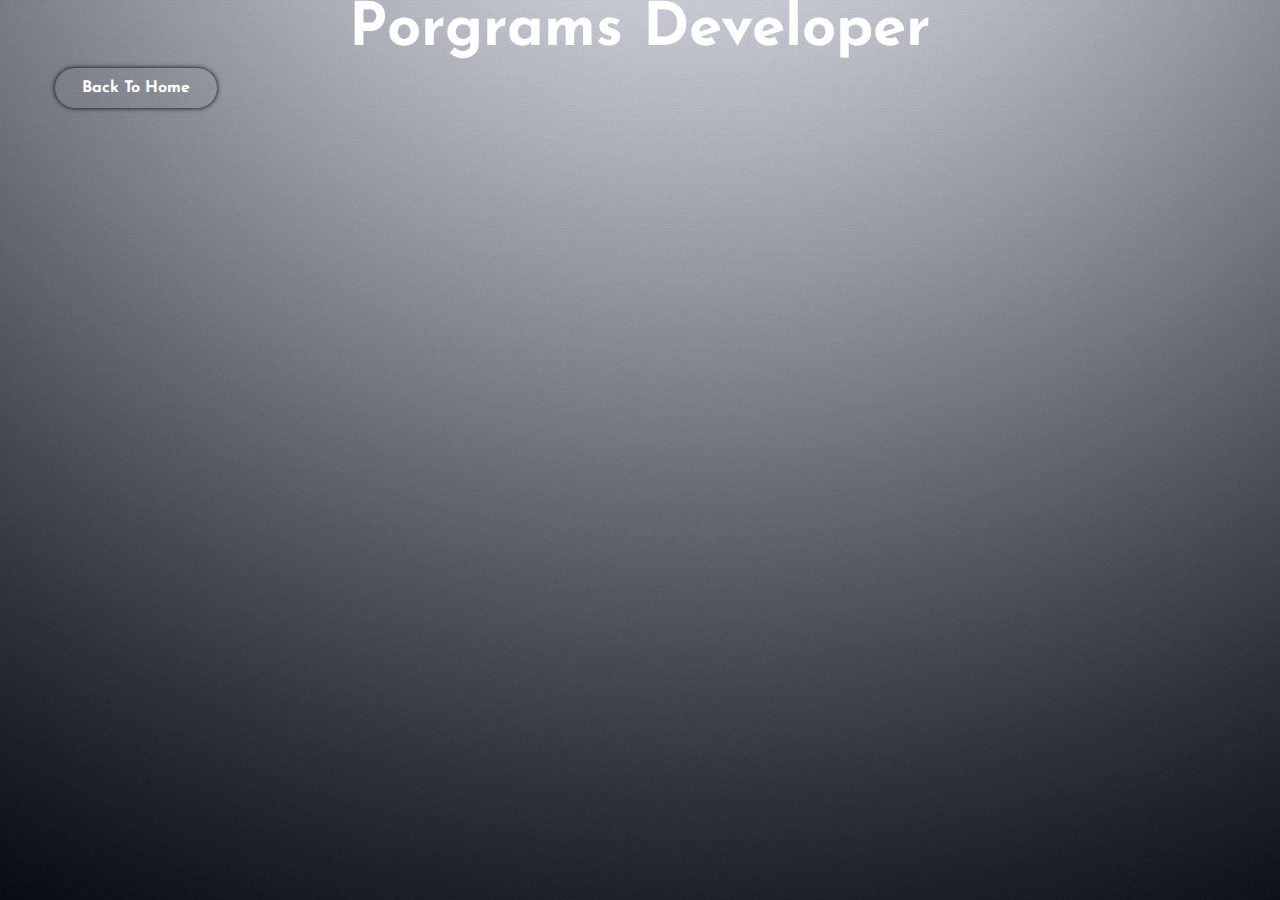
<file: website2/service/programs.html>
<!DOCTYPE html>
<html lang="en">

<head>
    <meta charset="UTF-8">
    <meta http-equiv="X-UA-Compatible" content="IE=edge">
    <meta name="viewport" content="width=device-width, initial-scale=1.0">
    <title>Programs Developer</title>
    <link rel="stylesheet" href="/servicestyle/styleporgrams.css">

    <link rel="preconnect" href="https://fonts.gstatic.com">
    <link rel="stylesheet" href="https://cdnjs.cloudflare.com/ajax/libs/font-awesome/6.1.1/css/all.min.css"
        integrity="sha512-KfkfwYDsLkIlwQp6LFnl8zNdLGxu9YAA1QvwINks4PhcElQSvqcyVLLD9aMhXd13uQjoXtEKNosOWaZqXgel0g=="
        crossorigin="anonymous" referrerpolicy="no-referrer" />


</head>

<body>
    <article class="hero">
        <nav>
            <h1 class="title">Porgrams Developer</h1>
            <ul>
                <li><a href="/index.html"> back to Home</a></li>
            </ul>
</body>

</html>
</file>
<file: css/style.css>
@import url('https://fonts.googleapis.com/css2?family=Josefin+Sans&display=swap');

* {
    padding: 0;
    margin: 0;
    font-family: 'Josefin Sans', sans-serif;
    box-sizing: border-box;
}

#particles-js {
    height: 100vh;
    width: 100%;
    background: rgb(40, 40, 41);
    background-size: cover;
    background-position: center;
}

.hero {
    height: 100vh;
    width: 100%;
    background-size: cover;
    background-position: center;
}

nav {
    display: flex;
    align-items: center;
    justify-content: center;
    padding-top: 2.8125rem;
    padding-left: 8%;
    padding-right: 8%;
    flex-wrap: wrap;
    position: absolute;
    top: 0;
    left: 0;
}

.logo {
    color: white;
    font-size: 2.1875rem;
    letter-spacing: 0.0625rem;
    cursor: pointer;
    text-shadow: red 0 0, cyan 0 0;
    transition: text-shadow 300ms;
}

.logo:hover {
    text-shadow: red -0.0625rem 0, cyan 0.25rem 0;
}

.knop {
    color: #1ed2f1;

}
.knop2{
    color: #12bcfe;
}
nav ul li {
    list-style-type: none;
    display: inline-block;
    padding: 0.9375rem 1.5625rem;
}

nav ul li a {
    color: white;
    text-decoration: none;
    font-weight: bold;
    transition: 0.1s ease-in-out;
    text-transform: capitalize;
}

nav ul li a:hover {
    color: #1ed2f1;
    transition: 0.10s;
}
.menu--home{
   right: 0;
}
.btn {
    background-color: #1ed2f1;
    color: white;
    text-decoration: none;
    border: 0.125rem solid transparent;
    font-weight: bold;
    padding: 0.625rem 1.5625rem;
    border-radius: 1.5625rem;
    transition: transform .4s;
    box-shadow: 0rem 0rem 0.3125rem #000;
}

.btn:hover {
    transform: scale(1.2);
}

.content {
    position: absolute;
    top: 50%;
    left: 8%;
    transform: translateY(-50)
}

h1 {
    color: white;
    margin: 1.25rem 0rem 1.25rem;
    font-size: 4.6875rem;
}

h3 {
    color: white;
    font-size: 1.5625rem;
    margin-bottom: 3.125rem;
}

h4 {
    color: #fcfc;
    letter-spacing: 0.125rem;
    font-size: 1.25rem;
}

.newslatter form {
    width: 23.75rem;
    max-width: 100%;
    position: relative;
}

.newslatter form input:first-child {
    display: inline-block;
    width: 15rem;
    padding: 0.875rem 8.125rem 0.875rem 0.9375rem;
    border: 0.125rem solid #efefef;
    outline:auto;
    border-radius: 1.875rem;
    box-shadow: 0rem 0rem 0.3125rem #000, 0rem 0rem;
}

.newslatter form input:last-child {
    position: absolute;
    display: inline-block;
    outline: none;
    border: none;
    padding: 0.625rem 1.875rem;
    border-radius: 1.875rem;
    background-color: #1ed2f1;
    color: rgb(6, 6, 6);
    box-shadow: 0rem 0rem 0.3125rem #000, 0rem 0rem 0.9375rem #858585;
    top: 0.1rem;
    right: 8.6rem;
    transition:.5s;
}
.newslatter:hover{
    transform: scale(1.03);
    transition: 0.20s;
}
.about {
    width: 100%;
    height: 50rem;
    padding: 6.25rem 0rem;
    background-color: #04293A;
}

.about img {
    height: auto;
    width: 26.875rem;
    box-shadow: 1px 1px 10px 1px white;
}   
.about img:hover{
    transform: scale(1.1);
    transition: 0.50s;
}
.about-text {
    width: 34.375rem;
}

.main {
    width: 100%;
    margin: 0 auto;
    display: flex;
    align-items: center;
    justify-content: space-around;
    flex-wrap: wrap;

}

.about-text h2 {
    color: white;
    font-size: 4.6875rem;
    text-transform: capitalize;
    margin-bottom: 1.25rem;
}

.about-text h5 {
    color: white;
    letter-spacing: 0.125rem;
    font-size: 1.375rem;
    margin-bottom: 1.5625rem;
    text-transform: capitalize;
}

.about-text p {
    color: white;
    letter-spacing: 0.0625rem;
    line-height: 1.75rem;
    font-size: 1.125rem;
    margin-bottom: 2.8125rem;
}

.talk {
    background-color: #1ed2f1;
    color: rgb(4, 3, 3);
    text-decoration: none;
    border: 0.125rem solid transparent;
    font-size: bold;
    padding: 0.8125rem 1.875rem;
    border-radius: 1.875rem;
    transition: .4s;
}

.talk:hover {
    background-color: transparent;
    border: 0.125rem solid #1ed2f1;
    cursor: pointer;
}

.service {
    background-color: #064663;
    width: 100%;
    height: 50rem;
    margin: 0;
    padding: 0.625rem 0rem;
    flex-wrap: wrap;

}
.card:hover{
    transform: scale(1.1);
    transition: 0.50s;
    
}
.title h2 {
    color: white;
    font-size: 5.3125rem;
    width: 75rem;
    margin: 1.875rem auto;
    text-align: center;
}

.box {
    display: flex;
    justify-content: center;
    align-items: center;
    min-height: 31.25rem;
    flex-wrap: wrap;
}

.card {
    min-height: 22.8125rem;
    width: 28.125rem;
    height: 25rem;
    padding: 1.25rem 2.1875rem;
    background: #191919;
    border-radius: 1.25rem;
    margin: 0.9375rem;
    position: relative;
    overflow: hidden;
    text-align: center;
    flex-wrap: wrap;
    box-shadow: 0rem 0.125rem 0.3125rem 0.3125rem rgba(0, 0, 0, 0.377),
        inset 0rem -0.625rem 0.625rem -0.625rem rgb(146, 139, 139);
}

.card:hover {
    background-color: rgb(59, 60, 60);
    border: 0.25rem solid #f9fafa;
    cursor: pointer;
    box-shadow: 0rem 0rem 0.3125rem 0rem wheat;
}

.card i {
    font-size: 5rem;
    display: block;
    text-align: center;
    margin: 1.5625rem 0rem;
    color: #1ed2f1;
}

h5 {
    color: white;
    font-size: 2.0625rem;
    margin-top: 0.9375rem;
}

.pra p {
    color: #fcfc;
    font-size: 1rem;
    line-height: 1.6875rem;
    margin-bottom: 1.5625rem;
}

.button {
    background-color: #4c9fae;
    color: white;
    text-decoration: none;
    border: 0.125rem solid transparent;
    font-weight: bold;
    padding: 0.5625rem 1.375rem;
    border-radius: 1.875rem;
    transition: .4s;
}

.button:hover {
    background-color: currentColor white;
    border: 0.125rem solid #0c7689;
    cursor: pointer;
    color: #000;
}

.section--third {
    background-color: #757474;
    display: flex;
    height: auto;
    padding: 3.75rem;
    align-items: center;
    justify-content: center;
    height: 43.75rem;
}

.review--titel {
    color: #04293A;
    font-size: 6.25rem;
    width: 100%;
    height: 5.625rem;
    margin: 0rem;
    padding: 0.625rem;
    text-align: center;
    background-color: #757474;
}

.arrow {
    width: 14%;
    height: 4.6875rem;
    display: inline-block;
    text-decoration: none;
    color: rgb(254, 254, 254);
    padding: 0.4375rem;
    margin: 0.5625rem;
    border-radius: 0.375rem;
    position: relative;
    overflow: hidden;
    font-size: 3.125rem;
    align-items: center;
    justify-content: center;
}

.arrow::before {
    content: "";
    position: absolute;
    top: 0;
    left: 0;
    width: 200%;
    height: 100%;
    background:
        linear-gradient(115deg,
            #0c7689, #9A9483,
            #fff, #12bcfe,
            #04293A);
    background-size: 50% 100%;
    border-radius: inherit;
}

.arrow:hover::before {
    cursor: pointer;
    animation: animate_border 1.0s linear infinite;
}

.arrow span {
    display: block;
    background-color: #04293A;
    padding: 0.625rem 1.25rem;
    border-radius: 0.375rem;
    position: relative;
    z-index: 2;
}

@keyframes animate_border {
    to {
        transform: translateX(-50%);
    }
}

.reviews {
    display: flex;
    justify-content: center;
    align-items: center;
    height: 100%;
    width: 200%;
    min-width: 12.5rem;
    padding: 0.9375rem;
    gap: 0.9375rem;
    flex-wrap: wrap;
}
.review:hover{
    transform: scale(1.1);
    transition: 0.50s;
}
.review:nth-last-of-type(4),
.review:nth-last-of-type(5),
.review:nth-last-of-type(6) {
    display: none;
}

.review {
    width: 18.75rem;
    height: 16.25rem;
    min-height: 18.75rem;
    background-color: #04293A;
    list-style: none;
    box-shadow: 0rem 0.125rem 0.3125rem 0.3125rem rgba(0, 0, 0, 0.377),
        inset 0rem -0.625rem 0.625rem -0.625rem rgb(146, 139, 139);
    padding: 2.5rem;
    flex-direction: column;
    border-radius: 0.3125rem;
    position: relative;
    animation-name: fadeIn;
    animation-duration: 0.8s;

}

.review:hover {
    background-color: rgb(75, 75, 75);
    border: 0.25rem solid #000000;
    cursor: pointer;
}

.quote {
    font-size: 500%;
    position: absolute;
    top: 0;
    left: 50%;
    transform: translateX(-50%);
    line-height: 1.3;
    color: wheat;
}

.stars {
    color: gold;
}

.review p {
    font-size: 1rem;
    border-bottom: 0.25rem solid rgb(52, 41, 41);
    padding-bottom: 0.9375rem;
    color: white;
}

@keyframes fadeIn {
    from {
        opacity: 0;
        filter: blur(0.625rem);
    }

    to {
        opacity: 1;
        filter: blur(0);
    }

}

.rgb {
    font-size: 2.1875rem;
    display: flex;
    align-items: center;
    justify-content: center;
}

.card--review--body {
    display: flex;
    align-items: center;
    justify-content: center;
    position: relative;
    background-color:#757474;
    overflow: hidden;
}

.circle {
    width: 25rem;
    height: 25rem;
    position: absolute;
    border-radius: 50%;
    padding: 0.3125rem;
    margin-top: 0.375rem;
    margin-bottom: 0.375rem;
    animation-name: colorRotation;
    animation-duration: 5s;
    animation-direction: alternate;
    animation-iteration-count: infinite;
}

.circle--first {
    top: 0;
    left: 0;
    box-shadow: 0.3125rem 0.3125rem 0.3125rem 0.3125rem rgb(224, 20, 20);
    background: linear-gradient(to right, #12bcfe, #064663, #04293A);
}

.circle--second {
    right: 0;
    bottom: 0;
    background: linear-gradient(to left, #12bcfe, #064663, #04293A);
    box-shadow: 0.3125rem 0.3125rem   0.3125rem 0rem red;
}

.card--review {
    display: flex;
    justify-content: center;
    align-items: center;
    min-height: 79vh;
    flex-direction: column;
    width: 24.6875rem;
    height: 12.5rem;
    box-shadow: 0rem 0rem 0.625rem 0rem black;
    margin: 3.75rem;
    border-radius: 0.3125rem;
    position: relative;
    background: rgb(237, 231, 231);
    box-shadow: 0rem 0rem 0.0625rem white;

}
.card--review:hover{
    transform: scale(1.1);
    transition: 0.50s;
    background-color: #000;
}
.card--review::before {
    content: "";
    width: 100%;
    height: 100%;
    background: red;
    position: absolute;
    top: 0;
    left: 0;
    background: linear-gradient(#12bcfe, #0c242f, #3bacb6, #0c7689);
    animation-name: rainbow;
    animation-duration: 5s;
    animation-fill-mode: forwards;
    z-index: -1;
}

.card--figure {
    width: 100%;
    height: 35%;
}

.card--figure img {
    width: 100%;
    height: 80%;
    object-fit: cover;
    border-top-left-radius: 0.3125rem;
    border-top-right-radius: 0.3125rem
}

.card--body {
    height: 60%;
    width: 100%;
    display: flex;
    flex-direction: column;
    gap: 1.25rem;
    padding: 1.25rem;
    border-radius: 0.3125rem;
}

.card--categoriers {
    display: flex;
    gap: 0.625rem;
}

.card--category {
    list-style: none;
    color: white;
    font-size: 100%;
    padding: 0.3125rem 0.625rem;
    border-radius: 3.125rem;
}



.card--category--Designer {
    background: #064663;
}

.card--category--ontwikkeling {
    background: #3bacb6;
}

.card--category--websites {
    background: #12bcfe;
}


.card--heading {
    font-size: 110%;
    font-weight: 600;
}

.card--p {
    font-size: 100%;
    font-weight: 550;
}

.card--footer--bloken {
    height: 50%;
    width: 100%;
    background-color: #04293A;
    display:inline-block;
    padding: 0.625rem;
    gap: 1rem;
    border-bottom-left-radius: 0.325rem;
    border-bottom-right-radius: 0.3125rem;
}

.card--footer--bloken h3 {
    font-size: 100%;
    font-weight: 500;
}

.card--footer--bloken p {
    font-size: 80%;
    font-weight: 300;
}

.card--pf {
    width: 3.75rem;
    height: 4.375rem;
    border-radius: 60%;
}

@keyframes rainbow {
    form {
        filter: blur(-3.125rem);
    }

    to {
        filter: blur(1.5625rem);
    }
}


.pageFooter {
    position: relative;
    width: 100%;
    height: 15rem;
    background: #7c7d7d;
    display: flex;
    flex-direction: column;
    align-items: center;
    justify-content: center;
    flex-wrap: wrap;
    padding: 20px 50px;
    margin-top: 100px;
}

footer p:nth-child(1) {
    font-size: 1.875rem;
    color: white;
    margin-bottom: 1.25rem;
    font-weight: bold;
}

footer p:nth-child(2) {
    color: white;
    font-size: 1.0625rem;
    width: 31.25rem;
    text-align: center;
    line-height: 1.625rem;

}

.social-icons {
    display: flex;
    justify-content: center;
    list-style: none;
    flex-wrap: wrap;
    padding: 1.25rem;
    position: relative;
    margin: 10px 0;
    list-style-type: none;
    
}

.social-icons li {
    margin: 0 0.625rem;
    list-style: none;
}

.social-icons li a {
    font-size: 2.25rem;
    text-shadow: 0 0 0rem;
    transition: 0.5 ease;
    margin: 0 10px;
    display: inline-block;
}

.social-icons li a:hover {
    text-shadow: 0 0 0.625rem;
    transition: .4s;
    transform: translateY(-10px);
}
.footer--menu{
    display: flex;
    align-items: center;
    justify-content: center;
    list-style: none;
}
.footer--menu li a {
    font-size: 1.2em;
    color: rgb(0, 0, 0);
    margin: 0 10px;
    display: inline-block;
    transition: 0.5s;
    text-decoration: none;
    opacity: 0.75;
}
.footer--menu li a:hover{
    opacity: 1;
} 
.pageFooter p{
    color:rgb(11, 10, 10);
    text-align: center;
    margin-top:15px ;
    margin-bottom: 10px;
    font-size: 1.1em;
}
.wave{
    position: absolute;
    top: -100px;
    left: 0;
    width: 100%;
    height: 100px;
    background: url(/img/wave.png);
    background-size: 1000px 100px;
    filter:grayscale(1);
    background-color:rgba(0, 0, 0, 0.127)
}
.wave#wave1{
    z-index: 1000;
    opacity: 1;
    bottom: 0;
    animation: animateWave 5s linear infinite;
}
.wave#wave2{
    z-index: 999;
    opacity: 0.5;
    bottom: 10px;
    animation: animateWave-02 4s linear infinite;
}
.wave#wave3{
    z-index: 1000;
    opacity: 0.3;
    bottom: 15px;
    animation: animateWave 3s linear infinite;
}
.wave#wave4{
    z-index: 999;
    opacity: 0.7;
    bottom: 20px;
    animation: animateWave-02 3s linear infinite;
}
@keyframes animateWave{
    0%
    {
        background-position-x:1000px ;
    }
    100%
    {
        background-position-x:0px ;
    }
}

@keyframes animateWave-02{
    0%
    {
        background-position-x:0px ;
    }
    100%
    {
        background-position-x:1000px ;
    }
}


@media screen and (max-width: 62.5rem) {
    .arrow {
        display: none;
    }

    .reviews {
        width: 100%;
    }

    .circle {
        display: none;
    }

    .card--review--body {
        height: auto;
    }
}
@keyframes colorRotation {
    from{
        filter: hue-rotate(0);
    }
    to{
        filter: hue-rotate(1turn);
    }
}
</file>
<file: website2/css/style.css>
@import url('https://fonts.googleapis.com/css2?family=Josefin+Sans&display=swap');

* {
    padding: 0;
    margin: 0;
    font-family: 'Josefin Sans', sans-serif;
    box-sizing: border-box;
}

#particles-js {
    height: 100vh;
    width: 100%;
    background: rgb(40, 40, 41);
    background-size: cover;
    background-position: center;
}

.hero {
    height: 100vh;
    width: 100%;
    background-size: cover;
    background-position: center;
}

nav {
    display: flex;
    align-items: center;
    justify-content: center;
    padding-top: 2.8125rem;
    padding-left: 8%;
    padding-right: 8%;
    flex-wrap: wrap;
    position: absolute;
    top: 0;
    left: 0;
}

.logo {
    color: white;
    font-size: 2.1875rem;
    letter-spacing: 0.0625rem;
    cursor: pointer;
    text-shadow: red 0 0, cyan 0 0;
    transition: text-shadow 300ms;
}

.logo:hover {
    text-shadow: red -0.0625rem 0, cyan 0.25rem 0;
}

.knop {
    color: #1ed2f1;

}
.knop2{
    color: #12bcfe;
}
nav ul li {
    list-style-type: none;
    display: inline-block;
    padding: 0.9375rem 1.5625rem;
}

nav ul li a {
    color: white;
    text-decoration: none;
    font-weight: bold;
    transition: 0.1s ease-in-out;
    text-transform: capitalize;
}

nav ul li a:hover {
    color: #1ed2f1;
    transition: 0.10s;
}
.menu--home{
   right: 0;
}
.btn {
    background-color: #1ed2f1;
    color: white;
    text-decoration: none;
    border: 0.125rem solid transparent;
    font-weight: bold;
    padding: 0.625rem 1.5625rem;
    border-radius: 1.5625rem;
    transition: transform .4s;
    box-shadow: 0rem 0rem 0.3125rem #000;
}

.btn:hover {
    transform: scale(1.2);
}

.content {
    position: absolute;
    top: 50%;
    left: 8%;
    transform: translateY(-50)
}

h1 {
    color: white;
    margin: 1.25rem 0rem 1.25rem;
    font-size: 4.6875rem;
}

h3 {
    color: white;
    font-size: 1.5625rem;
    margin-bottom: 3.125rem;
}

h4 {
    color: #fcfc;
    letter-spacing: 0.125rem;
    font-size: 1.25rem;
}

.newslatter form {
    width: 23.75rem;
    max-width: 100%;
    position: relative;
}

.newslatter form input:first-child {
    display: inline-block;
    width: 15rem;
    padding: 0.875rem 8.125rem 0.875rem 0.9375rem;
    border: 0.125rem solid #efefef;
    outline:auto;
    border-radius: 1.875rem;
    box-shadow: 0rem 0rem 0.3125rem #000, 0rem 0rem;
}

.newslatter form input:last-child {
    position: absolute;
    display: inline-block;
    outline: none;
    border: none;
    padding: 0.625rem 1.875rem;
    border-radius: 1.875rem;
    background-color: #1ed2f1;
    color: rgb(6, 6, 6);
    box-shadow: 0rem 0rem 0.3125rem #000, 0rem 0rem 0.9375rem #858585;
    top: 0.1rem;
    right: 8.6rem;
    transition:.5s;
}
.newslatter:hover{
    transform: scale(1.03);
    transition: 0.20s;
}
.about {
    width: 100%;
    height: 50rem;
    padding: 6.25rem 0rem;
    background-color: #04293A;
}

.about img {
    height: auto;
    width: 26.875rem;
    box-shadow: 1px 1px 10px 1px white;
}   
.about img:hover{
    transform: scale(1.1);
    transition: 0.50s;
}
.about-text {
    width: 34.375rem;
}

.main {
    width: 100%;
    margin: 0 auto;
    display: flex;
    align-items: center;
    justify-content: space-around;
    flex-wrap: wrap;

}

.about-text h2 {
    color: white;
    font-size: 4.6875rem;
    text-transform: capitalize;
    margin-bottom: 1.25rem;
}

.about-text h5 {
    color: white;
    letter-spacing: 0.125rem;
    font-size: 1.375rem;
    margin-bottom: 1.5625rem;
    text-transform: capitalize;
}

.about-text p {
    color: white;
    letter-spacing: 0.0625rem;
    line-height: 1.75rem;
    font-size: 1.125rem;
    margin-bottom: 2.8125rem;
}

.talk {
    background-color: #1ed2f1;
    color: rgb(4, 3, 3);
    text-decoration: none;
    border: 0.125rem solid transparent;
    font-size: bold;
    padding: 0.8125rem 1.875rem;
    border-radius: 1.875rem;
    transition: .4s;
}

.talk:hover {
    background-color: transparent;
    border: 0.125rem solid #1ed2f1;
    cursor: pointer;
}

.service {
    background-color: #064663;
    width: 100%;
    height: 50rem;
    margin: 0;
    padding: 0.625rem 0rem;
    flex-wrap: wrap;

}
.card:hover{
    transform: scale(1.1);
    transition: 0.50s;
    
}
.title h2 {
    color: white;
    font-size: 5.3125rem;
    width: 75rem;
    margin: 1.875rem auto;
    text-align: center;
}

.box {
    display: flex;
    justify-content: center;
    align-items: center;
    min-height: 31.25rem;
    flex-wrap: wrap;
}

.card {
    min-height: 22.8125rem;
    width: 28.125rem;
    height: 25rem;
    padding: 1.25rem 2.1875rem;
    background: #191919;
    border-radius: 1.25rem;
    margin: 0.9375rem;
    position: relative;
    overflow: hidden;
    text-align: center;
    flex-wrap: wrap;
    box-shadow: 0rem 0.125rem 0.3125rem 0.3125rem rgba(0, 0, 0, 0.377),
        inset 0rem -0.625rem 0.625rem -0.625rem rgb(146, 139, 139);
}

.card:hover {
    background-color: rgb(59, 60, 60);
    border: 0.25rem solid #f9fafa;
    cursor: pointer;
    box-shadow: 0rem 0rem 0.3125rem 0rem wheat;
}

.card i {
    font-size: 5rem;
    display: block;
    text-align: center;
    margin: 1.5625rem 0rem;
    color: #1ed2f1;
}

h5 {
    color: white;
    font-size: 2.0625rem;
    margin-top: 0.9375rem;
}

.pra p {
    color: #fcfc;
    font-size: 1rem;
    line-height: 1.6875rem;
    margin-bottom: 1.5625rem;
}

.button {
    background-color: #4c9fae;
    color: white;
    text-decoration: none;
    border: 0.125rem solid transparent;
    font-weight: bold;
    padding: 0.5625rem 1.375rem;
    border-radius: 1.875rem;
    transition: .4s;
}

.button:hover {
    background-color: currentColor white;
    border: 0.125rem solid #0c7689;
    cursor: pointer;
    color: #000;
}

.section--third {
    background-color: #757474;
    display: flex;
    height: auto;
    padding: 3.75rem;
    align-items: center;
    justify-content: center;
    height: 43.75rem;
}

.review--titel {
    color: #04293A;
    font-size: 6.25rem;
    width: 100%;
    height: 5.625rem;
    margin: 0rem;
    padding: 0.625rem;
    text-align: center;
    background-color: #757474;
}

.arrow {
    width: 14%;
    height: 4.6875rem;
    display: inline-block;
    text-decoration: none;
    color: rgb(254, 254, 254);
    padding: 0.4375rem;
    margin: 0.5625rem;
    border-radius: 0.375rem;
    position: relative;
    overflow: hidden;
    font-size: 3.125rem;
    align-items: center;
    justify-content: center;
}

.arrow::before {
    content: "";
    position: absolute;
    top: 0;
    left: 0;
    width: 200%;
    height: 100%;
    background:
        linear-gradient(115deg,
            #0c7689, #9A9483,
            #fff, #12bcfe,
            #04293A);
    background-size: 50% 100%;
    border-radius: inherit;
}

.arrow:hover::before {
    cursor: pointer;
    animation: animate_border 1.0s linear infinite;
}

.arrow span {
    display: block;
    background-color: #04293A;
    padding: 0.625rem 1.25rem;
    border-radius: 0.375rem;
    position: relative;
    z-index: 2;
}

@keyframes animate_border {
    to {
        transform: translateX(-50%);
    }
}

.reviews {
    display: flex;
    justify-content: center;
    align-items: center;
    height: 100%;
    width: 200%;
    min-width: 12.5rem;
    padding: 0.9375rem;
    gap: 0.9375rem;
    flex-wrap: wrap;
}
.review:hover{
    transform: scale(1.1);
    transition: 0.50s;
}
.review:nth-last-of-type(4),
.review:nth-last-of-type(5),
.review:nth-last-of-type(6) {
    display: none;
}

.review {
    width: 18.75rem;
    height: 16.25rem;
    min-height: 18.75rem;
    background-color: #04293A;
    list-style: none;
    box-shadow: 0rem 0.125rem 0.3125rem 0.3125rem rgba(0, 0, 0, 0.377),
        inset 0rem -0.625rem 0.625rem -0.625rem rgb(146, 139, 139);
    padding: 2.5rem;
    flex-direction: column;
    border-radius: 0.3125rem;
    position: relative;
    animation-name: fadeIn;
    animation-duration: 0.8s;

}

.review:hover {
    background-color: rgb(75, 75, 75);
    border: 0.25rem solid #000000;
    cursor: pointer;
}

.quote {
    font-size: 500%;
    position: absolute;
    top: 0;
    left: 50%;
    transform: translateX(-50%);
    line-height: 1.3;
    color: wheat;
}

.stars {
    color: gold;
}

.review p {
    font-size: 1rem;
    border-bottom: 0.25rem solid rgb(52, 41, 41);
    padding-bottom: 0.9375rem;
    color: white;
}

@keyframes fadeIn {
    from {
        opacity: 0;
        filter: blur(0.625rem);
    }

    to {
        opacity: 1;
        filter: blur(0);
    }

}

.rgb {
    font-size: 2.1875rem;
    display: flex;
    align-items: center;
    justify-content: center;
}

.card--review--body {
    display: flex;
    align-items: center;
    justify-content: center;
    position: relative;
    background-color:#757474;
    overflow: hidden;
}

.circle {
    width: 25rem;
    height: 25rem;
    position: absolute;
    border-radius: 50%;
    padding: 0.3125rem;
    margin-top: 0.375rem;
    margin-bottom: 0.375rem;
    animation-name: colorRotation;
    animation-duration: 5s;
    animation-direction: alternate;
    animation-iteration-count: infinite;
}

.circle--first {
    top: 0;
    left: 0;
    box-shadow: 0.3125rem 0.3125rem 0.3125rem 0.3125rem rgb(224, 20, 20);
    background: linear-gradient(to right, #12bcfe, #064663, #04293A);
}

.circle--second {
    right: 0;
    bottom: 0;
    background: linear-gradient(to left, #12bcfe, #064663, #04293A);
    box-shadow: 0.3125rem 0.3125rem   0.3125rem 0rem red;
}

.card--review {
    display: flex;
    justify-content: center;
    align-items: center;
    min-height: 79vh;
    flex-direction: column;
    width: 24.6875rem;
    height: 12.5rem;
    box-shadow: 0rem 0rem 0.625rem 0rem black;
    margin: 3.75rem;
    border-radius: 0.3125rem;
    position: relative;
    background: rgb(237, 231, 231);
    box-shadow: 0rem 0rem 0.0625rem white;

}
.card--review:hover{
    transform: scale(1.1);
    transition: 0.50s;
    background-color: #000;
}
.card--review::before {
    content: "";
    width: 100%;
    height: 100%;
    background: red;
    position: absolute;
    top: 0;
    left: 0;
    background: linear-gradient(#12bcfe, #0c242f, #3bacb6, #0c7689);
    animation-name: rainbow;
    animation-duration: 5s;
    animation-fill-mode: forwards;
    z-index: -1;
}

.card--figure {
    width: 100%;
    height: 35%;
}

.card--figure img {
    width: 100%;
    height: 80%;
    object-fit: cover;
    border-top-left-radius: 0.3125rem;
    border-top-right-radius: 0.3125rem
}

.card--body {
    height: 60%;
    width: 100%;
    display: flex;
    flex-direction: column;
    gap: 1.25rem;
    padding: 1.25rem;
    border-radius: 0.3125rem;
}

.card--categoriers {
    display: flex;
    gap: 0.625rem;
}

.card--category {
    list-style: none;
    color: white;
    font-size: 100%;
    padding: 0.3125rem 0.625rem;
    border-radius: 3.125rem;
}



.card--category--Designer {
    background: #064663;
}

.card--category--ontwikkeling {
    background: #3bacb6;
}

.card--category--websites {
    background: #12bcfe;
}


.card--heading {
    font-size: 110%;
    font-weight: 600;
}

.card--p {
    font-size: 100%;
    font-weight: 550;
}

.card--footer--bloken {
    height: 50%;
    width: 100%;
    background-color: #04293A;
    display:inline-block;
    padding: 0.625rem;
    gap: 1rem;
    border-bottom-left-radius: 0.325rem;
    border-bottom-right-radius: 0.3125rem;
}

.card--footer--bloken h3 {
    font-size: 100%;
    font-weight: 500;
}

.card--footer--bloken p {
    font-size: 80%;
    font-weight: 300;
}

.card--pf {
    width: 3.75rem;
    height: 4.375rem;
    border-radius: 60%;
}

@keyframes rainbow {
    form {
        filter: blur(-3.125rem);
    }

    to {
        filter: blur(1.5625rem);
    }
}


.pageFooter {
    position: relative;
    width: 100%;
    height: 15rem;
    background: #7c7d7d;
    display: flex;
    flex-direction: column;
    align-items: center;
    justify-content: center;
    flex-wrap: wrap;
    padding: 20px 50px;
    margin-top: 100px;
}

footer p:nth-child(1) {
    font-size: 1.875rem;
    color: white;
    margin-bottom: 1.25rem;
    font-weight: bold;
}

footer p:nth-child(2) {
    color: white;
    font-size: 1.0625rem;
    width: 31.25rem;
    text-align: center;
    line-height: 1.625rem;

}

.social-icons {
    display: flex;
    justify-content: center;
    list-style: none;
    flex-wrap: wrap;
    padding: 1.25rem;
    position: relative;
    margin: 10px 0;
    list-style-type: none;
    
}

.social-icons li {
    margin: 0 0.625rem;
    list-style: none;
}

.social-icons li a {
    font-size: 2.25rem;
    text-shadow: 0 0 0rem;
    transition: 0.5 ease;
    margin: 0 10px;
    display: inline-block;
}

.social-icons li a:hover {
    text-shadow: 0 0 0.625rem;
    transition: .4s;
    transform: translateY(-10px);
}
.footer--menu{
    display: flex;
    align-items: center;
    justify-content: center;
    list-style: none;
}
.footer--menu li a {
    font-size: 1.2em;
    color: rgb(0, 0, 0);
    margin: 0 10px;
    display: inline-block;
    transition: 0.5s;
    text-decoration: none;
    opacity: 0.75;
}
.footer--menu li a:hover{
    opacity: 1;
} 
.pageFooter p{
    color:rgb(11, 10, 10);
    text-align: center;
    margin-top:15px ;
    margin-bottom: 10px;
    font-size: 1.1em;
}
.wave{
    position: absolute;
    top: -100px;
    left: 0;
    width: 100%;
    height: 100px;
    background: url(/img/wave.png);
    background-size: 1000px 100px;
    filter:grayscale(1);
    background-color:rgba(0, 0, 0, 0.127)
}
.wave#wave1{
    z-index: 1000;
    opacity: 1;
    bottom: 0;
    animation: animateWave 5s linear infinite;
}
.wave#wave2{
    z-index: 999;
    opacity: 0.5;
    bottom: 10px;
    animation: animateWave-02 4s linear infinite;
}
.wave#wave3{
    z-index: 1000;
    opacity: 0.3;
    bottom: 15px;
    animation: animateWave 3s linear infinite;
}
.wave#wave4{
    z-index: 999;
    opacity: 0.7;
    bottom: 20px;
    animation: animateWave-02 3s linear infinite;
}
@keyframes animateWave{
    0%
    {
        background-position-x:1000px ;
    }
    100%
    {
        background-position-x:0px ;
    }
}

@keyframes animateWave-02{
    0%
    {
        background-position-x:0px ;
    }
    100%
    {
        background-position-x:1000px ;
    }
}


@media screen and (max-width: 62.5rem) {
    .arrow {
        display: none;
    }

    .reviews {
        width: 100%;
    }

    .circle {
        display: none;
    }

    .card--review--body {
        height: auto;
    }
}
@keyframes colorRotation {
    from{
        filter: hue-rotate(0);
    }
    to{
        filter: hue-rotate(1turn);
    }
}
</file>
<file: servicestyle/styleporgrams.css>
@import url('https://fonts.googleapis.com/css2?family=Josefin+Sans&display=swap');

* {
    padding: 0;
    margin: 0;
    font-family: 'Josefin Sans', sans-serif;
    box-sizing: border-box;
}
body{
   background-color: #000;
}
.hero{
    height: 100vh;
    width: 100%;
    background-image: url(../img/foto5.jpg);
    background-size: cover;
    background-position: center;
}
nav ul li {
    list-style-type: none;
    display: inline-block;
    padding: 20px 55px;
}

nav ul li a {
    color: white;
    text-decoration: none;
    font-weight: bold;
    transition: 1.5s ease-in-out;
    text-transform: capitalize;
    border: 2px solid transparent;
    font-weight: bold;
    padding: 10px 25px;
    border-radius: 25px;
    transition: transform .4s;
    box-shadow: 0px 0px 5px #000;
}

nav ul li a:hover {
    color: #1ed2f1;
    transition: .4s;
    
}
.title{
    color:white;
    display: flex;
    align-items: center;
    justify-content: center;
    font-size: 60px;
}
</file>
